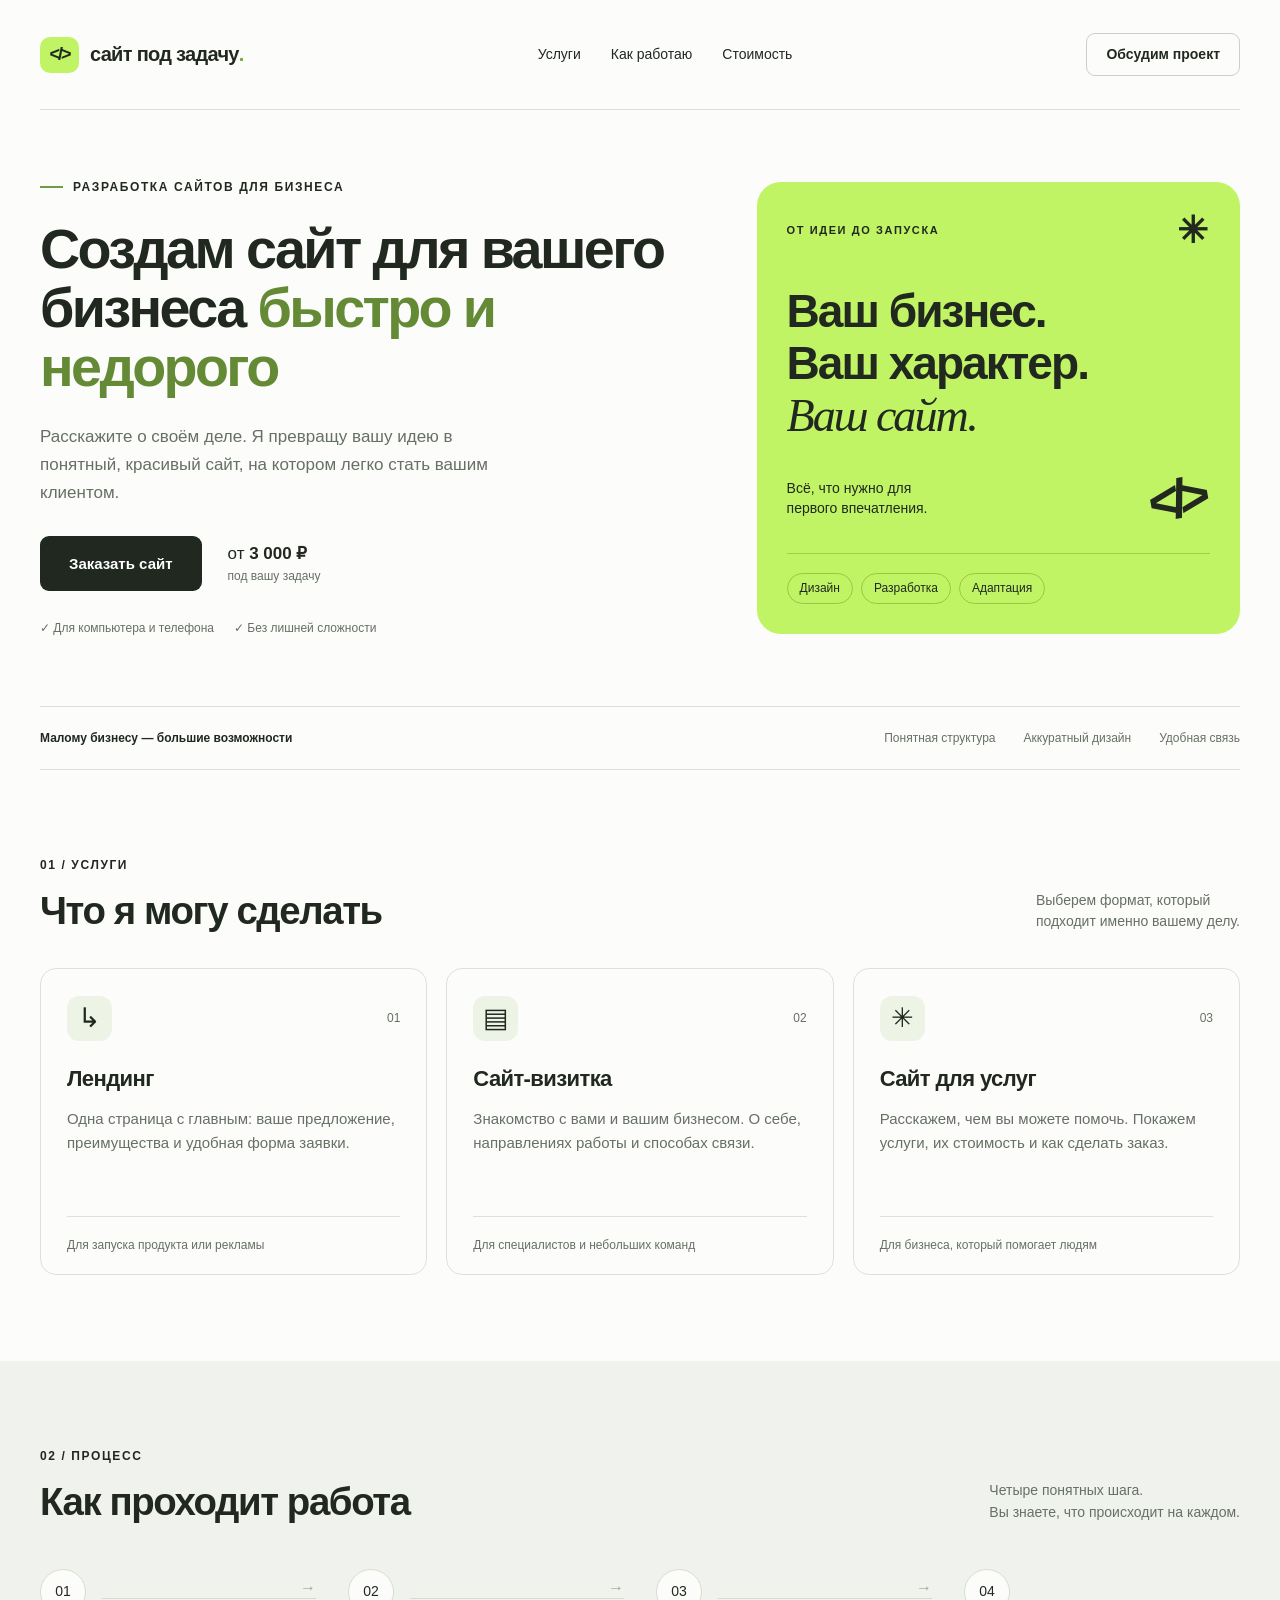
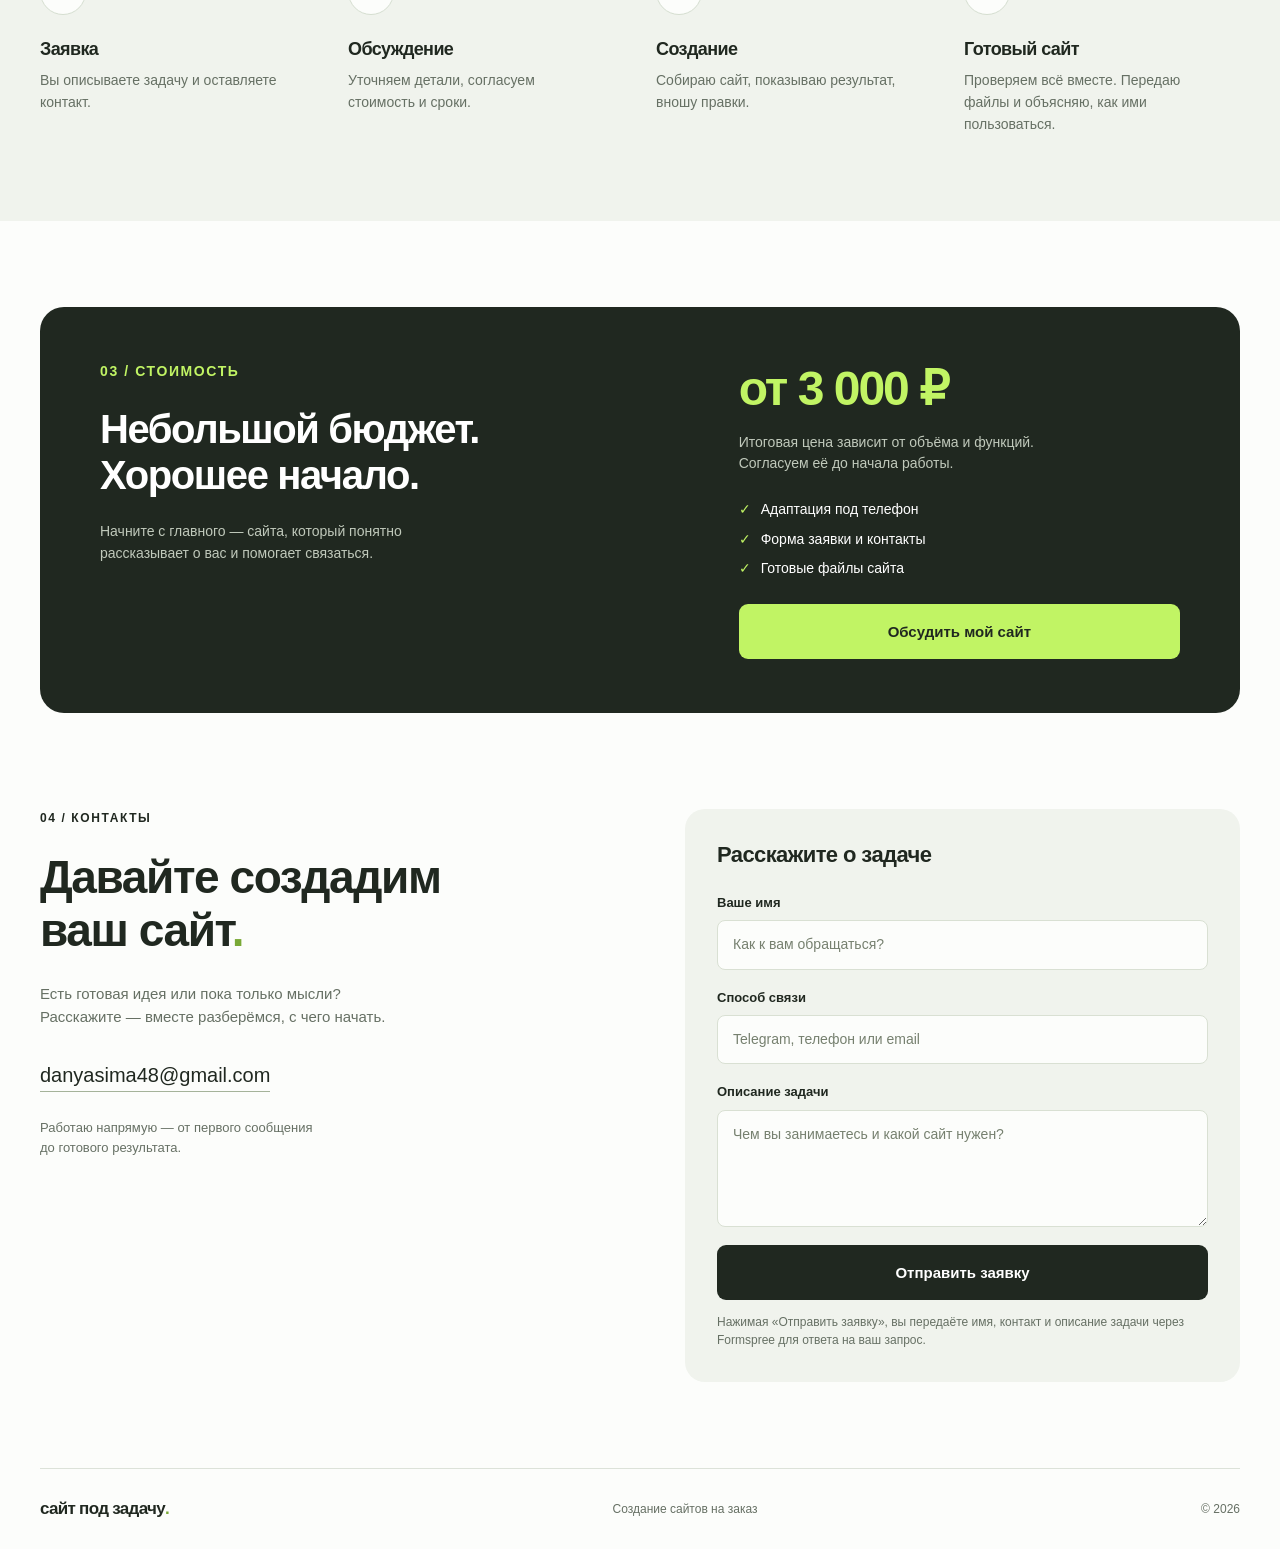
<file: index.html>
<!doctype html>
<html lang="ru">
<head>
  <meta charset="UTF-8">
  <meta name="viewport" content="width=device-width, initial-scale=1">
  <title>Сайт под задачу — создание сайтов на заказ</title>
  <meta name="description" content="Создание лендингов, сайтов-визиток и сайтов для услуг. Продуманный дизайн, адаптация для телефона и понятная стоимость от 3 000 ₽.">
  <meta name="theme-color" content="#c1f464">
  <link rel="icon" type="image/svg+xml" href="data:image/svg+xml,%3Csvg xmlns='http://www.w3.org/2000/svg' viewBox='0 0 64 64'%3E%3Crect width='64' height='64' rx='18' fill='%23c1f464'/%3E%3Cpath d='m26 19-13 13 13 13m12-26 13 13-13 13' fill='none' stroke='%231b241c' stroke-width='6'/%3E%3C/svg%3E">
  <link rel="stylesheet" href="styles.css">
  <script src="script.js" defer></script>
</head>
<body>
  <a class="skip" href="#main">Перейти к содержимому</a>
  <header class="header wrap">
    <a class="brand" href="#" aria-label="Сайт под задачу — на главную"><span class="brand-icon" aria-hidden="true">&lt;/&gt;</span> сайт под задачу<span class="brand-dot">.</span></a>
    <nav aria-label="Основная навигация"><a href="#services">Услуги</a><a href="#process">Как работаю</a><a href="#price">Стоимость</a></nav>
    <a class="button button-small button-outline" href="#contact">Обсудим проект</a>
  </header>
  <main id="main">
    <section class="hero wrap" aria-labelledby="hero-title">
      <div class="hero-copy"><p class="eyebrow"><span class="tiny-line"></span> РАЗРАБОТКА САЙТОВ ДЛЯ БИЗНЕСА</p>
        <!-- Главный заголовок и описание можно менять здесь -->
        <h1 id="hero-title">Создам сайт для вашего бизнеса <span>быстро и недорого</span></h1>
        <p class="lead">Расскажите о своём деле. Я превращу вашу идею в понятный, красивый сайт, на котором легко стать вашим клиентом.</p>
        <div class="hero-actions"><a class="button button-dark" href="#contact">Заказать сайт</a><span class="price-note">от <b data-price>3 000 ₽</b><small>под вашу задачу</small></span></div>
        <div class="hero-benefits"><span>✓ Для компьютера и телефона</span><span>✓ Без лишней сложности</span></div>
      </div>
      <aside class="hero-panel" aria-label="Что входит в разработку">
        <div class="panel-top"><span>ОТ ИДЕИ ДО ЗАПУСКА</span><span aria-hidden="true">✳</span></div>
        <div class="panel-statement">Ваш бизнес.<br>Ваш характер.<br><em>Ваш сайт.</em></div>
        <div class="panel-bottom"><p>Всё, что нужно для<br>первого впечатления.</p><span class="code-mark" aria-hidden="true">&lt;/&gt;</span></div>
        <div class="panel-tags"><span>Дизайн</span><span>Разработка</span><span>Адаптация</span></div>
      </aside>
    </section>
    <div class="principles wrap"><span>Малому бизнесу — большие возможности</span><div><span>Понятная структура</span><span>Аккуратный дизайн</span><span>Удобная связь</span></div></div>
    <section class="section wrap" id="services">
      <div class="section-heading"><div><p class="eyebrow">01 / УСЛУГИ</p><h2>Что я могу сделать</h2></div><p>Выберем формат, который<br>подходит именно вашему делу.</p></div>
      <div class="services-grid">
        <article class="service-card"><div class="card-top"><span class="service-symbol" aria-hidden="true">↳</span><span>01</span></div><h3>Лендинг</h3><p>Одна страница с главным: ваше предложение, преимущества и удобная форма заявки.</p><div class="card-footer">Для запуска продукта или рекламы</div></article>
        <article class="service-card"><div class="card-top"><span class="service-symbol" aria-hidden="true">▤</span><span>02</span></div><h3>Сайт-визитка</h3><p>Знакомство с вами и вашим бизнесом. О себе, направлениях работы и способах связи.</p><div class="card-footer">Для специалистов и небольших команд</div></article>
        <article class="service-card"><div class="card-top"><span class="service-symbol" aria-hidden="true">✳</span><span>03</span></div><h3>Сайт для услуг</h3><p>Расскажем, чем вы можете помочь. Покажем услуги, их стоимость и как сделать заказ.</p><div class="card-footer">Для бизнеса, который помогает людям</div></article>
      </div>
    </section>
    <section class="process-section" id="process"><div class="wrap section"><div class="section-heading"><div><p class="eyebrow">02 / ПРОЦЕСС</p><h2>Как проходит работа</h2></div><p>Четыре понятных шага.<br>Вы знаете, что происходит на каждом.</p></div>
      <ol class="steps"><li><span class="step-number">01</span><h3>Заявка</h3><p>Вы описываете задачу и оставляете контакт.</p></li><li><span class="step-number">02</span><h3>Обсуждение</h3><p>Уточняем детали, согласуем стоимость и сроки.</p></li><li><span class="step-number">03</span><h3>Создание</h3><p>Собираю сайт, показываю результат, вношу правки.</p></li><li><span class="step-number">04</span><h3>Готовый сайт</h3><p>Проверяем всё вместе. Передаю файлы и объясняю, как ими пользоваться.</p></li></ol>
    </div></section>
    <section class="section wrap" id="price"><div class="price-card"><div><p class="eyebrow">03 / СТОИМОСТЬ</p><h2>Небольшой бюджет.<br>Хорошее начало.</h2><p>Начните с главного — сайта, который понятно<br class="desktop-break"> рассказывает о вас и помогает связаться.</p></div><div class="price-details"><div class="big-price">от <span data-price>3 000 ₽</span></div><p>Итоговая цена зависит от объёма и функций.<br>Согласуем её до начала работы.</p><ul><li>Адаптация под телефон</li><li>Форма заявки и контакты</li><li>Готовые файлы сайта</li></ul><a class="button button-green" href="#contact">Обсудить мой сайт</a></div></div></section>
    <section class="contact-section wrap section" id="contact"><div class="contact-copy"><p class="eyebrow">04 / КОНТАКТЫ</p><h2>Давайте создадим<br>ваш сайт<span class="brand-dot">.</span></h2><p>Есть готовая идея или пока только мысли?<br>Расскажите — вместе разберёмся, с чего начать.</p><div class="contact-links" id="contact-links"><span class="contact-placeholder">Контакты скоро появятся</span></div><p class="contact-caption">Работаю напрямую — от первого сообщения<br>до готового результата.</p></div>
      <form id="request-form" class="request-form" action="https://formspree.io/f/xkjojpnw" method="POST"><h3>Расскажите о задаче</h3><label for="name">Ваше имя</label><input id="name" name="name" autocomplete="name" placeholder="Как к вам обращаться?" required maxlength="80"><label for="contact-method">Способ связи</label><input id="contact-method" name="contact" autocomplete="off" placeholder="Telegram, телефон или email" required minlength="3" maxlength="160"><label for="description">Описание задачи</label><textarea id="description" name="description" rows="4" placeholder="Чем вы занимаетесь и какой сайт нужен?" required minlength="10" maxlength="3000"></textarea><button class="button button-dark" type="submit" id="submit-button">Отправить заявку</button><p class="form-note" id="form-note">Нажимая «Отправить заявку», вы передаёте имя, контакт и описание задачи через Formspree для ответа на ваш запрос.</p><p class="form-status" id="form-status" role="status" aria-live="polite"></p><noscript><p>Без JavaScript результат отправки откроется на странице Formspree.</p></noscript></form>
    </section>
  </main>
  <footer class="footer wrap"><a class="brand" href="#">сайт под задачу<span class="brand-dot">.</span></a><span>Создание сайтов на заказ</span><span>© <span id="year">2026</span></span></footer>
</body>
</html>
</file>
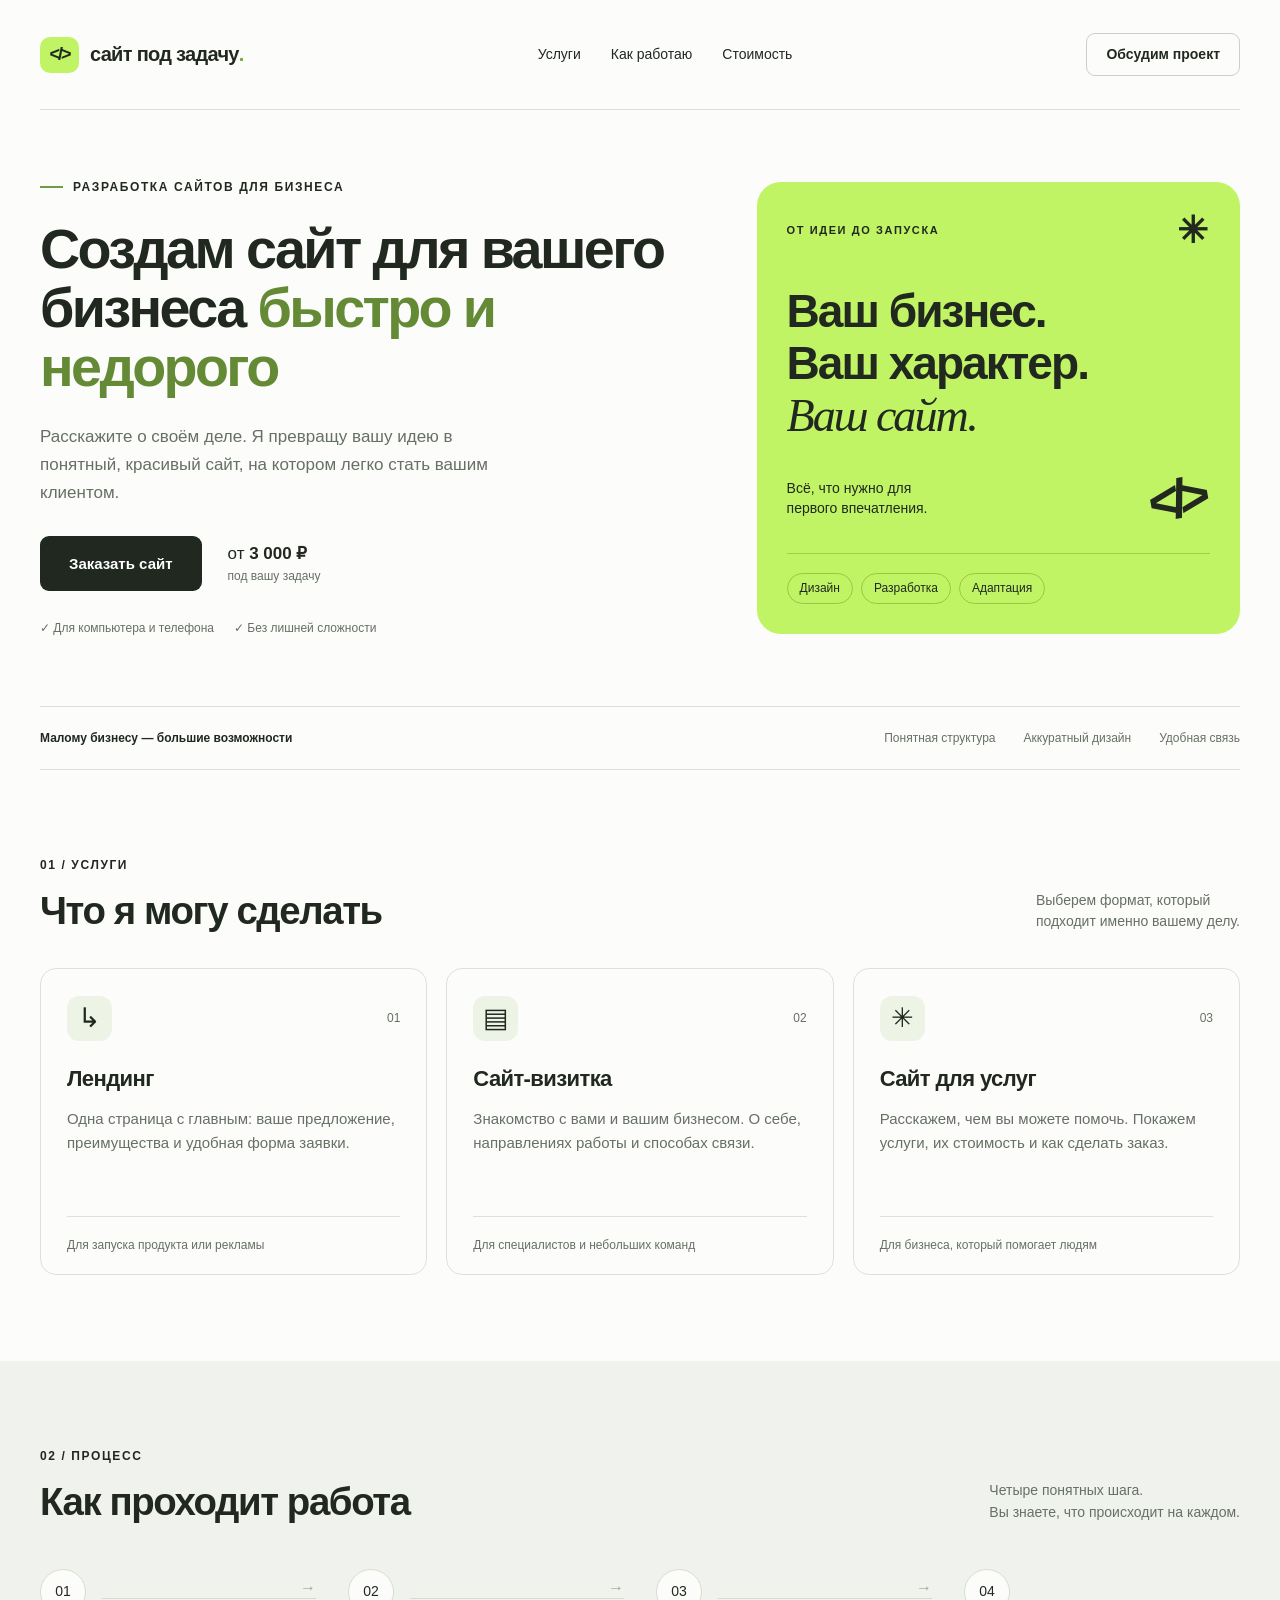
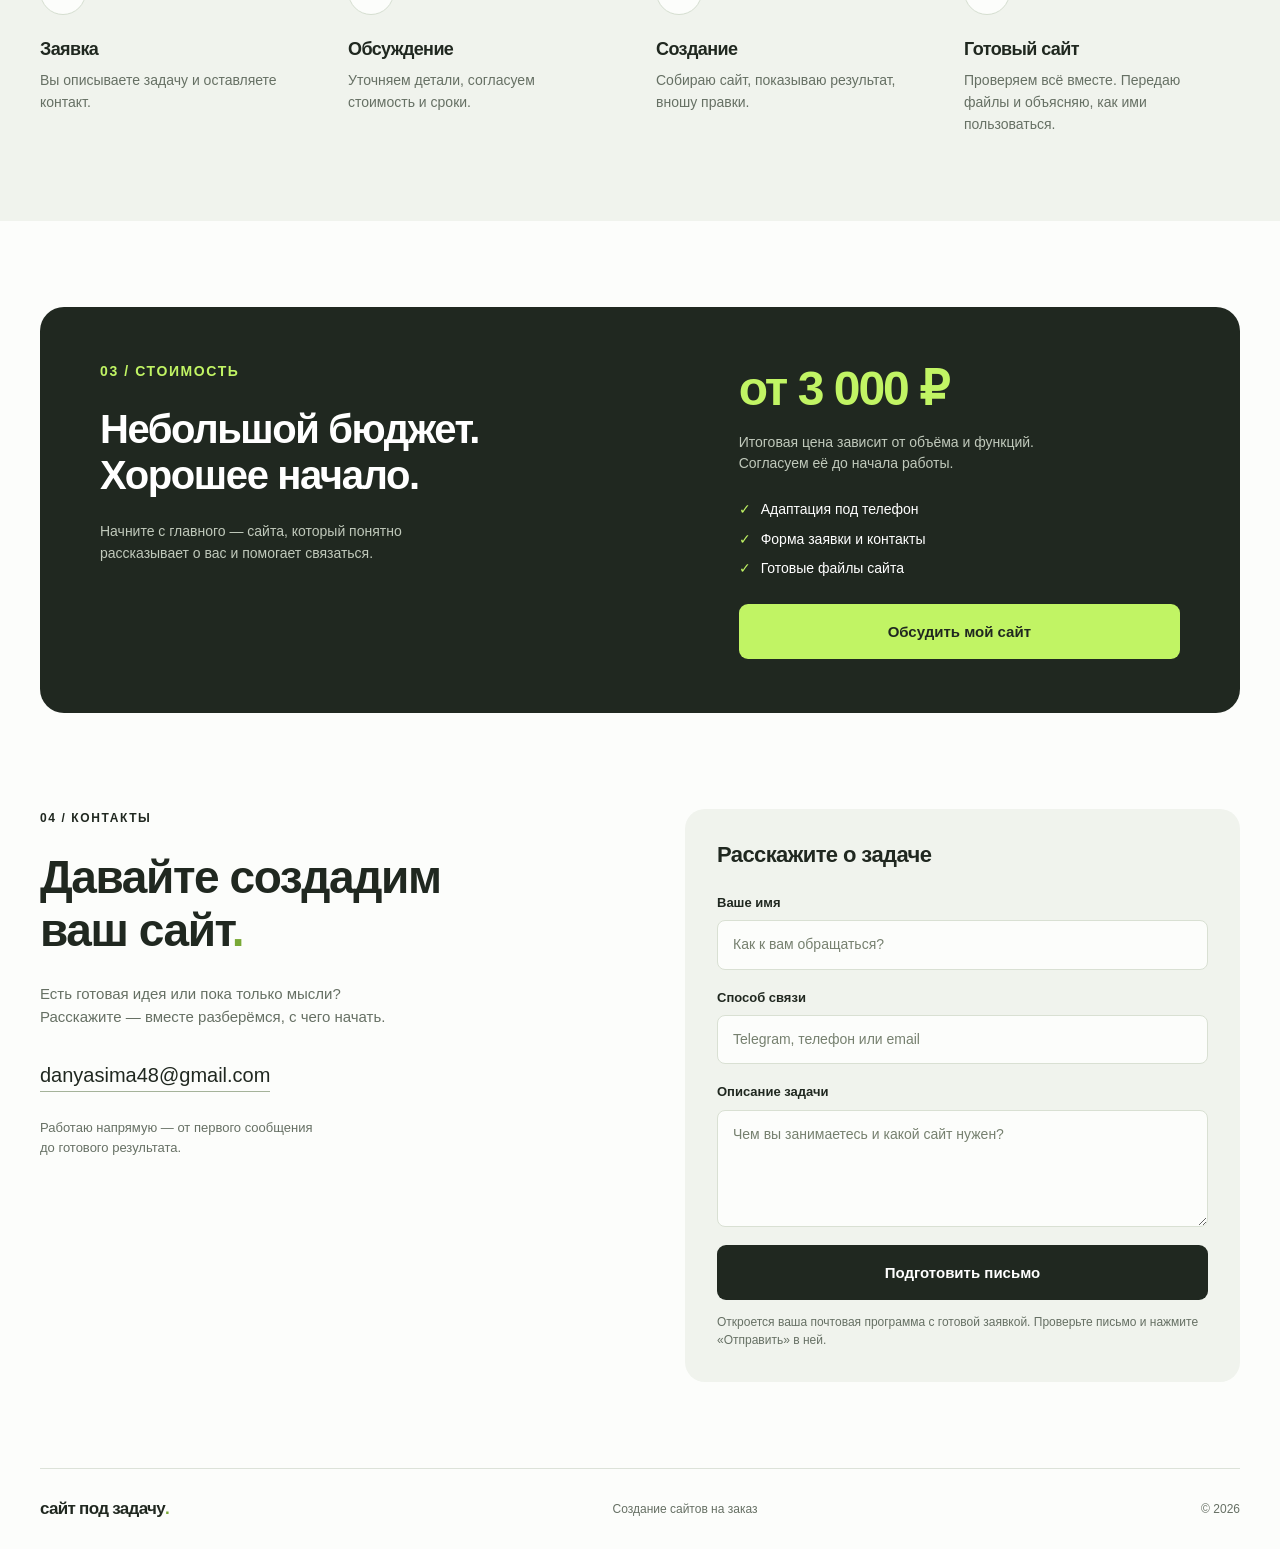
<file: publish/index.html>
<!doctype html>
<html lang="ru">
<head>
  <meta charset="UTF-8">
  <meta name="viewport" content="width=device-width, initial-scale=1">
  <title>Сайт под задачу — создание сайтов на заказ</title>
  <meta name="description" content="Создание лендингов, сайтов-визиток и сайтов для услуг. Продуманный дизайн, адаптация для телефона и понятная стоимость от 3 000 ₽.">
  <meta name="theme-color" content="#c1f464">
  <link rel="icon" type="image/svg+xml" href="data:image/svg+xml,%3Csvg xmlns='http://www.w3.org/2000/svg' viewBox='0 0 64 64'%3E%3Crect width='64' height='64' rx='18' fill='%23c1f464'/%3E%3Cpath d='m26 19-13 13 13 13m12-26 13 13-13 13' fill='none' stroke='%231b241c' stroke-width='6'/%3E%3C/svg%3E">
  <link rel="stylesheet" href="styles.css">
  <script src="script.js" defer></script>
</head>
<body>
  <a class="skip" href="#main">Перейти к содержимому</a>
  <header class="header wrap">
    <a class="brand" href="#" aria-label="Сайт под задачу — на главную"><span class="brand-icon" aria-hidden="true">&lt;/&gt;</span> сайт под задачу<span class="brand-dot">.</span></a>
    <nav aria-label="Основная навигация"><a href="#services">Услуги</a><a href="#process">Как работаю</a><a href="#price">Стоимость</a></nav>
    <a class="button button-small button-outline" href="#contact">Обсудим проект</a>
  </header>
  <main id="main">
    <section class="hero wrap" aria-labelledby="hero-title">
      <div class="hero-copy"><p class="eyebrow"><span class="tiny-line"></span> РАЗРАБОТКА САЙТОВ ДЛЯ БИЗНЕСА</p>
        <!-- Главный заголовок и описание можно менять здесь -->
        <h1 id="hero-title">Создам сайт для вашего бизнеса <span>быстро и недорого</span></h1>
        <p class="lead">Расскажите о своём деле. Я превращу вашу идею в понятный, красивый сайт, на котором легко стать вашим клиентом.</p>
        <div class="hero-actions"><a class="button button-dark" href="#contact">Заказать сайт</a><span class="price-note">от <b data-price>3 000 ₽</b><small>под вашу задачу</small></span></div>
        <div class="hero-benefits"><span>✓ Для компьютера и телефона</span><span>✓ Без лишней сложности</span></div>
      </div>
      <aside class="hero-panel" aria-label="Что входит в разработку">
        <div class="panel-top"><span>ОТ ИДЕИ ДО ЗАПУСКА</span><span aria-hidden="true">✳</span></div>
        <div class="panel-statement">Ваш бизнес.<br>Ваш характер.<br><em>Ваш сайт.</em></div>
        <div class="panel-bottom"><p>Всё, что нужно для<br>первого впечатления.</p><span class="code-mark" aria-hidden="true">&lt;/&gt;</span></div>
        <div class="panel-tags"><span>Дизайн</span><span>Разработка</span><span>Адаптация</span></div>
      </aside>
    </section>
    <div class="principles wrap"><span>Малому бизнесу — большие возможности</span><div><span>Понятная структура</span><span>Аккуратный дизайн</span><span>Удобная связь</span></div></div>
    <section class="section wrap" id="services">
      <div class="section-heading"><div><p class="eyebrow">01 / УСЛУГИ</p><h2>Что я могу сделать</h2></div><p>Выберем формат, который<br>подходит именно вашему делу.</p></div>
      <div class="services-grid">
        <article class="service-card"><div class="card-top"><span class="service-symbol" aria-hidden="true">↳</span><span>01</span></div><h3>Лендинг</h3><p>Одна страница с главным: ваше предложение, преимущества и удобная форма заявки.</p><div class="card-footer">Для запуска продукта или рекламы</div></article>
        <article class="service-card"><div class="card-top"><span class="service-symbol" aria-hidden="true">▤</span><span>02</span></div><h3>Сайт-визитка</h3><p>Знакомство с вами и вашим бизнесом. О себе, направлениях работы и способах связи.</p><div class="card-footer">Для специалистов и небольших команд</div></article>
        <article class="service-card"><div class="card-top"><span class="service-symbol" aria-hidden="true">✳</span><span>03</span></div><h3>Сайт для услуг</h3><p>Расскажем, чем вы можете помочь. Покажем услуги, их стоимость и как сделать заказ.</p><div class="card-footer">Для бизнеса, который помогает людям</div></article>
      </div>
    </section>
    <section class="process-section" id="process"><div class="wrap section"><div class="section-heading"><div><p class="eyebrow">02 / ПРОЦЕСС</p><h2>Как проходит работа</h2></div><p>Четыре понятных шага.<br>Вы знаете, что происходит на каждом.</p></div>
      <ol class="steps"><li><span class="step-number">01</span><h3>Заявка</h3><p>Вы описываете задачу и оставляете контакт.</p></li><li><span class="step-number">02</span><h3>Обсуждение</h3><p>Уточняем детали, согласуем стоимость и сроки.</p></li><li><span class="step-number">03</span><h3>Создание</h3><p>Собираю сайт, показываю результат, вношу правки.</p></li><li><span class="step-number">04</span><h3>Готовый сайт</h3><p>Проверяем всё вместе. Передаю файлы и объясняю, как ими пользоваться.</p></li></ol>
    </div></section>
    <section class="section wrap" id="price"><div class="price-card"><div><p class="eyebrow">03 / СТОИМОСТЬ</p><h2>Небольшой бюджет.<br>Хорошее начало.</h2><p>Начните с главного — сайта, который понятно<br class="desktop-break"> рассказывает о вас и помогает связаться.</p></div><div class="price-details"><div class="big-price">от <span data-price>3 000 ₽</span></div><p>Итоговая цена зависит от объёма и функций.<br>Согласуем её до начала работы.</p><ul><li>Адаптация под телефон</li><li>Форма заявки и контакты</li><li>Готовые файлы сайта</li></ul><a class="button button-green" href="#contact">Обсудить мой сайт</a></div></div></section>
    <section class="contact-section wrap section" id="contact"><div class="contact-copy"><p class="eyebrow">04 / КОНТАКТЫ</p><h2>Давайте создадим<br>ваш сайт<span class="brand-dot">.</span></h2><p>Есть готовая идея или пока только мысли?<br>Расскажите — вместе разберёмся, с чего начать.</p><div class="contact-links" id="contact-links"><span class="contact-placeholder">Контакты скоро появятся</span></div><p class="contact-caption">Работаю напрямую — от первого сообщения<br>до готового результата.</p></div>
      <form id="request-form" class="request-form"><h3>Расскажите о задаче</h3><label for="name">Ваше имя</label><input id="name" name="name" autocomplete="name" placeholder="Как к вам обращаться?" required maxlength="80"><label for="contact-method">Способ связи</label><input id="contact-method" name="contact" autocomplete="off" placeholder="Telegram, телефон или email" required minlength="3" maxlength="160"><label for="description">Описание задачи</label><textarea id="description" name="description" rows="4" placeholder="Чем вы занимаетесь и какой сайт нужен?" required minlength="10" maxlength="3000"></textarea><button class="button button-dark" type="submit" id="submit-button">Скачать заявку</button><p class="form-note" id="form-note">Пока отправка не подключена, можно скачать заявку текстовым файлом. Данные никуда не отправляются.</p><p class="form-status" id="form-status" role="status" aria-live="polite"></p><noscript><p>Для подготовки заявки включите JavaScript в браузере.</p></noscript></form>
    </section>
  </main>
  <footer class="footer wrap"><a class="brand" href="#">сайт под задачу<span class="brand-dot">.</span></a><span>Создание сайтов на заказ</span><span>© <span id="year">2026</span></span></footer>
</body>
</html>
</file>
<file: styles.css>
@charset "UTF-8";
:root{--ink:#202820;--muted:#667064;--green:#c1f464;--line:#dce2d9;--paper:#fcfdfb;--radius:24px}
*{box-sizing:border-box}html{scroll-behavior:smooth;scroll-padding-top:30px}body{margin:0;background:var(--paper);color:var(--ink);font-family:Arial,Helvetica,sans-serif;font-size:16px;line-height:1.55}a{color:inherit;text-decoration:none}button,input,textarea{font:inherit}button,a,input,textarea{-webkit-tap-highlight-color:transparent}a:focus-visible,button:focus-visible,input:focus-visible,textarea:focus-visible{outline:3px solid #659c23;outline-offset:5px}::selection{background:var(--green);color:var(--ink)}.wrap{width:min(1200px,calc(100% - 80px));margin-inline:auto}.header{min-height:110px;display:flex;align-items:center;justify-content:space-between;gap:24px;border-bottom:1px solid var(--line)}.brand{font-size:20px;font-weight:750;letter-spacing:-.7px;display:inline-flex;align-items:center;white-space:nowrap}.brand-icon{display:grid;place-items:center;background:var(--green);height:36px;width:39px;border-radius:10px;font-size:18px;margin-right:11px;letter-spacing:-2px}.brand-dot{color:#79a936}.header nav{display:flex;gap:30px;font-size:14px}.header nav a:hover{color:#567b25}.button{min-height:54px;display:inline-flex;align-items:center;justify-content:center;padding:15px 28px;border-radius:9px;border:1px solid transparent;font-size:15px;font-weight:700;cursor:pointer;transition:background .18s,transform .18s}.button:hover{transform:translateY(-2px)}.button-small{min-height:43px;padding:10px 19px;font-size:14px}.button-outline{border-color:#c9d0c5}.button-outline:hover{background:#eef3e8}.button-dark{background:var(--ink);color:white}.button-dark:hover{background:#35482c}.button-green{background:var(--green);color:var(--ink)}.button-green:hover{background:#d2ff81}.hero{display:grid;grid-template-columns:1.35fr 1fr;gap:64px;padding-top:68px;padding-bottom:68px;align-items:center}.eyebrow{font-size:12px;font-weight:700;letter-spacing:1.6px;margin:0 0 23px;display:flex;gap:10px;align-items:center}.tiny-line{width:23px;height:2px;background:#719a45}h1,h2,h3,p{margin-top:0}h1{font-size:clamp(40px,4.35vw,61px);line-height:1.06;letter-spacing:-2.6px;font-weight:750;margin-bottom:26px}h1 span{color:#648a35}.lead{max-width:485px;font-size:17px;line-height:1.65;color:var(--muted);margin-bottom:29px}.hero-actions{display:flex;gap:26px;align-items:center}.price-note{font-size:17px;line-height:1.25}.price-note small{display:block;color:var(--muted);font-size:12px;margin-top:5px}.hero-benefits{display:flex;gap:20px;font-size:12px;color:var(--muted);margin-top:28px}.hero-panel{background:var(--green);border-radius:var(--radius);padding:30px;min-height:452px;display:flex;flex-direction:column;justify-content:space-between;position:relative;overflow:hidden}.panel-top{display:flex;align-items:center;justify-content:space-between;font-size:11px;letter-spacing:1.6px;font-weight:700}.panel-top>span:last-child{font-size:37px;line-height:1}.panel-statement{font-size:clamp(32px,3.6vw,48px);font-weight:700;line-height:1.13;letter-spacing:-2px;padding-top:28px}.panel-statement em{font-family:Georgia,serif;font-weight:400}.panel-bottom{display:flex;justify-content:space-between;align-items:center;padding:20px 0}.panel-bottom p{font-size:14px;line-height:1.45;margin:0}.code-mark{font-size:54px;line-height:1;letter-spacing:-8px;transform:rotate(-10deg);font-weight:700;padding-right:8px}.panel-tags{display:flex;gap:8px;border-top:1px solid #a0cd4e;padding-top:19px;flex-wrap:wrap}.panel-tags span{border:1px solid #9bc644;border-radius:40px;padding:5px 12px;font-size:12px}.principles{border-top:1px solid var(--line);border-bottom:1px solid var(--line);padding-block:22px;display:flex;justify-content:space-between;gap:20px;font-size:12px;color:var(--muted)}.principles>span{color:var(--ink);font-weight:700}.principles>div{display:flex;gap:28px}.section{padding-top:86px;padding-bottom:86px}.section-heading{display:flex;align-items:end;justify-content:space-between;gap:24px;margin-bottom:35px}.section-heading .eyebrow{margin-bottom:14px}h2{font-size:clamp(30px,3vw,40px);line-height:1.15;letter-spacing:-1.4px;margin-bottom:0}.section-heading>p{margin:0;color:var(--muted);font-size:14px}.services-grid{display:grid;grid-template-columns:repeat(3,1fr);gap:19px}.service-card{border:1px solid var(--line);border-radius:16px;padding:27px 26px 0;transition:border-color .2s,transform .2s}.service-card:hover{border-color:#8fb453;transform:translateY(-4px)}.card-top{display:flex;justify-content:space-between;align-items:center;color:var(--muted);font-size:12px;margin-bottom:24px}.service-symbol{font-size:27px;background:#edf4e5;color:var(--ink);width:45px;height:45px;display:grid;place-items:center;border-radius:12px}h3{font-size:22px;letter-spacing:-.6px;line-height:1.25;margin-bottom:15px}.service-card p{color:var(--muted);font-size:15px;min-height:94px}.card-footer{border-top:1px solid var(--line);font-size:12px;padding:19px 0;color:var(--muted)}.process-section{background:#f0f3ed}.steps{list-style:none;display:grid;grid-template-columns:repeat(4,1fr);gap:32px;padding:0;margin:45px 0 0}.steps li{position:relative}.step-number{display:grid;place-items:center;background:var(--paper);border:1px solid #d5ded0;border-radius:50%;width:46px;height:46px;font-size:14px;margin-bottom:23px;position:relative;z-index:1}.steps li:not(:last-child)::after{content:'→';position:absolute;left:62px;right:0;top:8px;color:#9cab90;text-align:right;border-bottom:1px solid #d3dccd;line-height:21px}.steps h3{font-size:18px;margin-bottom:10px}.steps p{font-size:14px;color:var(--muted);margin-bottom:0;max-width:245px}.price-card{display:grid;grid-template-columns:1.3fr 1fr;gap:65px;padding:54px 60px;background:var(--ink);color:#fff;border-radius:var(--radius)}.price-card .eyebrow{color:var(--green)}.price-card h2{font-size:40px;margin-bottom:23px}.price-card p{color:#c0c9bb;font-size:14px}.big-price{color:var(--green);font-size:48px;line-height:1.15;letter-spacing:-2px;font-weight:700;margin-bottom:15px}.price-details ul{list-style:none;padding:0;margin:24px 0;font-size:14px;display:grid;gap:8px}.price-details li:before{content:'✓';color:var(--green);padding-right:10px}.price-details .button{width:100%}.contact-section{padding-top:10px;display:grid;grid-template-columns:1fr 1fr;gap:90px}.contact-copy h2{font-size:46px;margin-bottom:25px}.contact-copy>p:not(.eyebrow){color:var(--muted);font-size:15px}.contact-links{display:flex;flex-direction:column;align-items:start;gap:12px;margin-top:32px;margin-bottom:26px;overflow-wrap:anywhere}.contact-links a{font-size:20px;border-bottom:1px solid #a5b39a}.contact-links a:hover{color:#648a35}.contact-placeholder{color:var(--muted);font-size:14px}.contact-copy .contact-caption{font-size:13px!important}.request-form{padding:32px;background:#f0f3ed;border-radius:20px;display:flex;flex-direction:column}.request-form h3{margin-bottom:24px}.request-form label{font-size:13px;font-weight:700;margin-bottom:7px}.request-form input,.request-form textarea{background:var(--paper);border:1px solid #d9e0d3;border-radius:8px;padding:13px 15px;width:100%;color:var(--ink);margin-bottom:18px;font-size:14px}.request-form textarea{resize:vertical;min-height:117px}.request-form input::placeholder,.request-form textarea::placeholder{color:#76806f}.form-note{font-size:12px;line-height:1.55;color:var(--muted);margin:13px 0 0}.form-status{font-size:14px;margin:12px 0 0;color:#3d6424}.form-status:empty{display:none}.footer{padding-block:27px;border-top:1px solid var(--line);display:flex;align-items:center;justify-content:space-between;color:var(--muted);font-size:12px}.footer .brand{font-size:17px;color:var(--ink)}.skip{position:fixed;left:15px;top:-100px;z-index:5;background:var(--ink);color:white;padding:12px}.skip:focus{top:15px}
@media(min-width:1450px){.hero{padding-block:85px}}
@media(max-width:1000px){.wrap{width:calc(100% - 48px)}.header nav{gap:18px}.hero{gap:30px}.hero-panel{min-height:425px;padding:25px}.hero-benefits{flex-direction:column;gap:7px}.principles>div{gap:15px}.price-card{gap:40px;padding:40px}.contact-section{gap:40px}.service-card{padding-inline:20px}.contact-copy h2{font-size:40px}.service-card p{min-height:120px}}
@media(max-width:760px){.wrap{width:calc(100% - 36px)}.header{min-height:83px;gap:10px}.header nav{display:none}.header .brand{font-size:16px}.brand-icon{width:30px;height:30px;margin-right:7px;font-size:14px}.header .button{font-size:12px;padding:9px 12px;min-height:38px}.hero{grid-template-columns:1fr;padding-top:39px;padding-bottom:35px;gap:32px}h1{font-size:44px;letter-spacing:-1.8px;max-width:550px}.eyebrow{font-size:10px;letter-spacing:1.3px;margin-bottom:20px}.lead{font-size:16px}.hero-benefits{flex-direction:row;flex-wrap:wrap;gap:10px 19px;font-size:11px}.hero-panel{min-height:345px}.panel-statement{font-size:40px;padding-top:17px}.panel-bottom{padding-block:17px}.panel-top{font-size:10px}.principles{padding-block:18px;flex-direction:column;gap:10px;font-size:11px}.principles>div{flex-wrap:wrap;gap:10px 20px}.section{padding-block:54px}.section-heading{display:block;margin-bottom:27px}.section-heading>p{margin-top:17px;font-size:14px}.section-heading>p br{display:none}.services-grid{grid-template-columns:1fr;gap:14px}.service-card{padding:23px 23px 0}.service-card p{min-height:0;margin-bottom:23px}.card-top{margin-bottom:20px}.steps{grid-template-columns:1fr 1fr;gap:29px 23px;margin-top:30px}.steps li:nth-child(2)::after{display:none}.steps p{font-size:14px}.price-card{grid-template-columns:1fr;gap:27px;padding:30px 25px}.price-card h2{font-size:32px}.price-card p{margin-bottom:0}.big-price{font-size:45px}.contact-section{grid-template-columns:1fr;padding-top:0;gap:22px}.contact-copy h2{font-size:38px}.contact-links{margin-block:20px}.request-form{padding:24px}.request-form input,.request-form textarea{font-size:16px}.footer{flex-wrap:wrap;gap:15px}.footer>span:last-child{margin-left:auto}.footer .brand{width:100%}.desktop-break{display:none}}
@media(max-width:360px){h1{font-size:38px}.header .brand-icon{display:none}.hero-actions{gap:18px}.button{padding-inline:23px}.steps{grid-template-columns:1fr}.steps li::after{display:none}.panel-tags{gap:5px}.panel-tags span{padding-inline:9px}}
@media(prefers-reduced-motion:reduce){html{scroll-behavior:auto}*,*::before,*::after{transition:none!important;animation:none!important}}
</file>
<file: publish/styles.css>
@charset "UTF-8";
:root{--ink:#202820;--muted:#667064;--green:#c1f464;--line:#dce2d9;--paper:#fcfdfb;--radius:24px}
*{box-sizing:border-box}html{scroll-behavior:smooth;scroll-padding-top:30px}body{margin:0;background:var(--paper);color:var(--ink);font-family:Arial,Helvetica,sans-serif;font-size:16px;line-height:1.55}a{color:inherit;text-decoration:none}button,input,textarea{font:inherit}button,a,input,textarea{-webkit-tap-highlight-color:transparent}a:focus-visible,button:focus-visible,input:focus-visible,textarea:focus-visible{outline:3px solid #659c23;outline-offset:5px}::selection{background:var(--green);color:var(--ink)}.wrap{width:min(1200px,calc(100% - 80px));margin-inline:auto}.header{min-height:110px;display:flex;align-items:center;justify-content:space-between;gap:24px;border-bottom:1px solid var(--line)}.brand{font-size:20px;font-weight:750;letter-spacing:-.7px;display:inline-flex;align-items:center;white-space:nowrap}.brand-icon{display:grid;place-items:center;background:var(--green);height:36px;width:39px;border-radius:10px;font-size:18px;margin-right:11px;letter-spacing:-2px}.brand-dot{color:#79a936}.header nav{display:flex;gap:30px;font-size:14px}.header nav a:hover{color:#567b25}.button{min-height:54px;display:inline-flex;align-items:center;justify-content:center;padding:15px 28px;border-radius:9px;border:1px solid transparent;font-size:15px;font-weight:700;cursor:pointer;transition:background .18s,transform .18s}.button:hover{transform:translateY(-2px)}.button-small{min-height:43px;padding:10px 19px;font-size:14px}.button-outline{border-color:#c9d0c5}.button-outline:hover{background:#eef3e8}.button-dark{background:var(--ink);color:white}.button-dark:hover{background:#35482c}.button-green{background:var(--green);color:var(--ink)}.button-green:hover{background:#d2ff81}.hero{display:grid;grid-template-columns:1.35fr 1fr;gap:64px;padding-top:68px;padding-bottom:68px;align-items:center}.eyebrow{font-size:12px;font-weight:700;letter-spacing:1.6px;margin:0 0 23px;display:flex;gap:10px;align-items:center}.tiny-line{width:23px;height:2px;background:#719a45}h1,h2,h3,p{margin-top:0}h1{font-size:clamp(40px,4.35vw,61px);line-height:1.06;letter-spacing:-2.6px;font-weight:750;margin-bottom:26px}h1 span{color:#648a35}.lead{max-width:485px;font-size:17px;line-height:1.65;color:var(--muted);margin-bottom:29px}.hero-actions{display:flex;gap:26px;align-items:center}.price-note{font-size:17px;line-height:1.25}.price-note small{display:block;color:var(--muted);font-size:12px;margin-top:5px}.hero-benefits{display:flex;gap:20px;font-size:12px;color:var(--muted);margin-top:28px}.hero-panel{background:var(--green);border-radius:var(--radius);padding:30px;min-height:452px;display:flex;flex-direction:column;justify-content:space-between;position:relative;overflow:hidden}.panel-top{display:flex;align-items:center;justify-content:space-between;font-size:11px;letter-spacing:1.6px;font-weight:700}.panel-top>span:last-child{font-size:37px;line-height:1}.panel-statement{font-size:clamp(32px,3.6vw,48px);font-weight:700;line-height:1.13;letter-spacing:-2px;padding-top:28px}.panel-statement em{font-family:Georgia,serif;font-weight:400}.panel-bottom{display:flex;justify-content:space-between;align-items:center;padding:20px 0}.panel-bottom p{font-size:14px;line-height:1.45;margin:0}.code-mark{font-size:54px;line-height:1;letter-spacing:-8px;transform:rotate(-10deg);font-weight:700;padding-right:8px}.panel-tags{display:flex;gap:8px;border-top:1px solid #a0cd4e;padding-top:19px;flex-wrap:wrap}.panel-tags span{border:1px solid #9bc644;border-radius:40px;padding:5px 12px;font-size:12px}.principles{border-top:1px solid var(--line);border-bottom:1px solid var(--line);padding-block:22px;display:flex;justify-content:space-between;gap:20px;font-size:12px;color:var(--muted)}.principles>span{color:var(--ink);font-weight:700}.principles>div{display:flex;gap:28px}.section{padding-top:86px;padding-bottom:86px}.section-heading{display:flex;align-items:end;justify-content:space-between;gap:24px;margin-bottom:35px}.section-heading .eyebrow{margin-bottom:14px}h2{font-size:clamp(30px,3vw,40px);line-height:1.15;letter-spacing:-1.4px;margin-bottom:0}.section-heading>p{margin:0;color:var(--muted);font-size:14px}.services-grid{display:grid;grid-template-columns:repeat(3,1fr);gap:19px}.service-card{border:1px solid var(--line);border-radius:16px;padding:27px 26px 0;transition:border-color .2s,transform .2s}.service-card:hover{border-color:#8fb453;transform:translateY(-4px)}.card-top{display:flex;justify-content:space-between;align-items:center;color:var(--muted);font-size:12px;margin-bottom:24px}.service-symbol{font-size:27px;background:#edf4e5;color:var(--ink);width:45px;height:45px;display:grid;place-items:center;border-radius:12px}h3{font-size:22px;letter-spacing:-.6px;line-height:1.25;margin-bottom:15px}.service-card p{color:var(--muted);font-size:15px;min-height:94px}.card-footer{border-top:1px solid var(--line);font-size:12px;padding:19px 0;color:var(--muted)}.process-section{background:#f0f3ed}.steps{list-style:none;display:grid;grid-template-columns:repeat(4,1fr);gap:32px;padding:0;margin:45px 0 0}.steps li{position:relative}.step-number{display:grid;place-items:center;background:var(--paper);border:1px solid #d5ded0;border-radius:50%;width:46px;height:46px;font-size:14px;margin-bottom:23px;position:relative;z-index:1}.steps li:not(:last-child)::after{content:'→';position:absolute;left:62px;right:0;top:8px;color:#9cab90;text-align:right;border-bottom:1px solid #d3dccd;line-height:21px}.steps h3{font-size:18px;margin-bottom:10px}.steps p{font-size:14px;color:var(--muted);margin-bottom:0;max-width:245px}.price-card{display:grid;grid-template-columns:1.3fr 1fr;gap:65px;padding:54px 60px;background:var(--ink);color:#fff;border-radius:var(--radius)}.price-card .eyebrow{color:var(--green)}.price-card h2{font-size:40px;margin-bottom:23px}.price-card p{color:#c0c9bb;font-size:14px}.big-price{color:var(--green);font-size:48px;line-height:1.15;letter-spacing:-2px;font-weight:700;margin-bottom:15px}.price-details ul{list-style:none;padding:0;margin:24px 0;font-size:14px;display:grid;gap:8px}.price-details li:before{content:'✓';color:var(--green);padding-right:10px}.price-details .button{width:100%}.contact-section{padding-top:10px;display:grid;grid-template-columns:1fr 1fr;gap:90px}.contact-copy h2{font-size:46px;margin-bottom:25px}.contact-copy>p:not(.eyebrow){color:var(--muted);font-size:15px}.contact-links{display:flex;flex-direction:column;align-items:start;gap:12px;margin-top:32px;margin-bottom:26px;overflow-wrap:anywhere}.contact-links a{font-size:20px;border-bottom:1px solid #a5b39a}.contact-links a:hover{color:#648a35}.contact-placeholder{color:var(--muted);font-size:14px}.contact-copy .contact-caption{font-size:13px!important}.request-form{padding:32px;background:#f0f3ed;border-radius:20px;display:flex;flex-direction:column}.request-form h3{margin-bottom:24px}.request-form label{font-size:13px;font-weight:700;margin-bottom:7px}.request-form input,.request-form textarea{background:var(--paper);border:1px solid #d9e0d3;border-radius:8px;padding:13px 15px;width:100%;color:var(--ink);margin-bottom:18px;font-size:14px}.request-form textarea{resize:vertical;min-height:117px}.request-form input::placeholder,.request-form textarea::placeholder{color:#76806f}.form-note{font-size:12px;line-height:1.55;color:var(--muted);margin:13px 0 0}.form-status{font-size:14px;margin:12px 0 0;color:#3d6424}.form-status:empty{display:none}.footer{padding-block:27px;border-top:1px solid var(--line);display:flex;align-items:center;justify-content:space-between;color:var(--muted);font-size:12px}.footer .brand{font-size:17px;color:var(--ink)}.skip{position:fixed;left:15px;top:-100px;z-index:5;background:var(--ink);color:white;padding:12px}.skip:focus{top:15px}
@media(min-width:1450px){.hero{padding-block:85px}}
@media(max-width:1000px){.wrap{width:calc(100% - 48px)}.header nav{gap:18px}.hero{gap:30px}.hero-panel{min-height:425px;padding:25px}.hero-benefits{flex-direction:column;gap:7px}.principles>div{gap:15px}.price-card{gap:40px;padding:40px}.contact-section{gap:40px}.service-card{padding-inline:20px}.contact-copy h2{font-size:40px}.service-card p{min-height:120px}}
@media(max-width:760px){.wrap{width:calc(100% - 36px)}.header{min-height:83px;gap:10px}.header nav{display:none}.header .brand{font-size:16px}.brand-icon{width:30px;height:30px;margin-right:7px;font-size:14px}.header .button{font-size:12px;padding:9px 12px;min-height:38px}.hero{grid-template-columns:1fr;padding-top:39px;padding-bottom:35px;gap:32px}h1{font-size:44px;letter-spacing:-1.8px;max-width:550px}.eyebrow{font-size:10px;letter-spacing:1.3px;margin-bottom:20px}.lead{font-size:16px}.hero-benefits{flex-direction:row;flex-wrap:wrap;gap:10px 19px;font-size:11px}.hero-panel{min-height:345px}.panel-statement{font-size:40px;padding-top:17px}.panel-bottom{padding-block:17px}.panel-top{font-size:10px}.principles{padding-block:18px;flex-direction:column;gap:10px;font-size:11px}.principles>div{flex-wrap:wrap;gap:10px 20px}.section{padding-block:54px}.section-heading{display:block;margin-bottom:27px}.section-heading>p{margin-top:17px;font-size:14px}.section-heading>p br{display:none}.services-grid{grid-template-columns:1fr;gap:14px}.service-card{padding:23px 23px 0}.service-card p{min-height:0;margin-bottom:23px}.card-top{margin-bottom:20px}.steps{grid-template-columns:1fr 1fr;gap:29px 23px;margin-top:30px}.steps li:nth-child(2)::after{display:none}.steps p{font-size:14px}.price-card{grid-template-columns:1fr;gap:27px;padding:30px 25px}.price-card h2{font-size:32px}.price-card p{margin-bottom:0}.big-price{font-size:45px}.contact-section{grid-template-columns:1fr;padding-top:0;gap:22px}.contact-copy h2{font-size:38px}.contact-links{margin-block:20px}.request-form{padding:24px}.request-form input,.request-form textarea{font-size:16px}.footer{flex-wrap:wrap;gap:15px}.footer>span:last-child{margin-left:auto}.footer .brand{width:100%}.desktop-break{display:none}}
@media(max-width:360px){h1{font-size:38px}.header .brand-icon{display:none}.hero-actions{gap:18px}.button{padding-inline:23px}.steps{grid-template-columns:1fr}.steps li::after{display:none}.panel-tags{gap:5px}.panel-tags span{padding-inline:9px}}
@media(prefers-reduced-motion:reduce){html{scroll-behavior:auto}*,*::before,*::after{transition:none!important;animation:none!important}}
</file>
